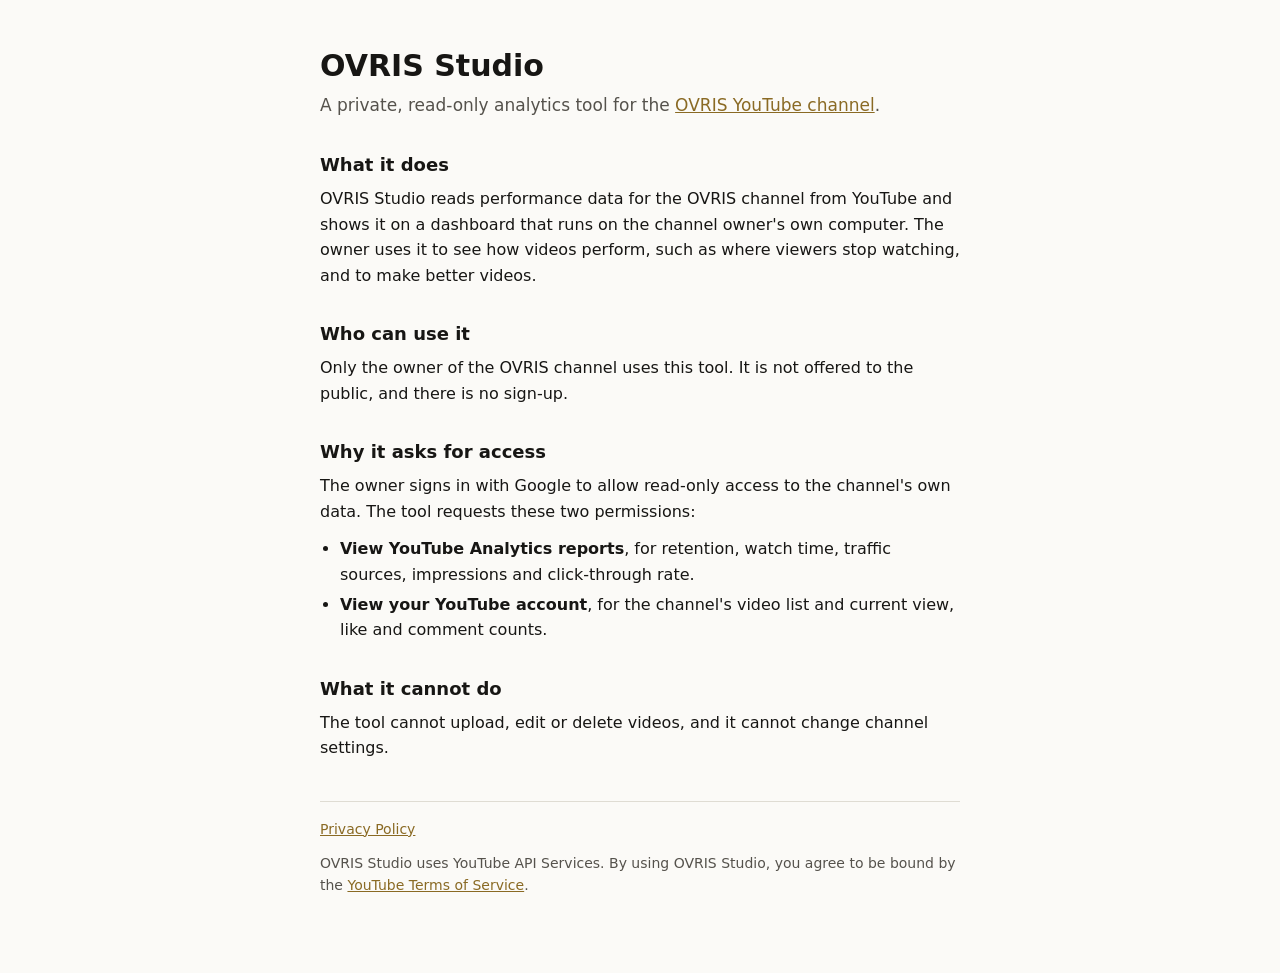
<file: index.html>
<!doctype html>
<html lang="en">
<head>
<meta charset="utf-8">
<meta name="viewport" content="width=device-width, initial-scale=1">
<title>OVRIS Studio</title>
<meta name="description" content="A private, read-only analytics tool for the OVRIS YouTube channel.">
<link rel="stylesheet" href="style.css">
</head>
<body>
<main>
  <h1>OVRIS Studio</h1>
  <p class="lead">A private, read-only analytics tool for the <a href="https://www.youtube.com/@ovrischannel">OVRIS YouTube channel</a>.</p>

  <h2>What it does</h2>
  <p>OVRIS Studio reads performance data for the OVRIS channel from YouTube and shows it on a dashboard that runs on the channel owner's own computer. The owner uses it to see how videos perform, such as where viewers stop watching, and to make better videos.</p>

  <h2>Who can use it</h2>
  <p>Only the owner of the OVRIS channel uses this tool. It is not offered to the public, and there is no sign-up.</p>

  <h2>Why it asks for access</h2>
  <p>The owner signs in with Google to allow read-only access to the channel's own data. The tool requests these two permissions:</p>
  <ul>
    <li><strong>View YouTube Analytics reports</strong>, for retention, watch time, traffic sources, impressions and click-through rate.</li>
    <li><strong>View your YouTube account</strong>, for the channel's video list and current view, like and comment counts.</li>
  </ul>

  <h2>What it cannot do</h2>
  <p>The tool cannot upload, edit or delete videos, and it cannot change channel settings.</p>

  <footer>
    <p><a href="privacy.html">Privacy Policy</a></p>
    <p>OVRIS Studio uses YouTube API Services. By using OVRIS Studio, you agree to be bound by the <a href="https://www.youtube.com/t/terms">YouTube Terms of Service</a>.</p>
  </footer>
</main>
</body>
</html>
</file>
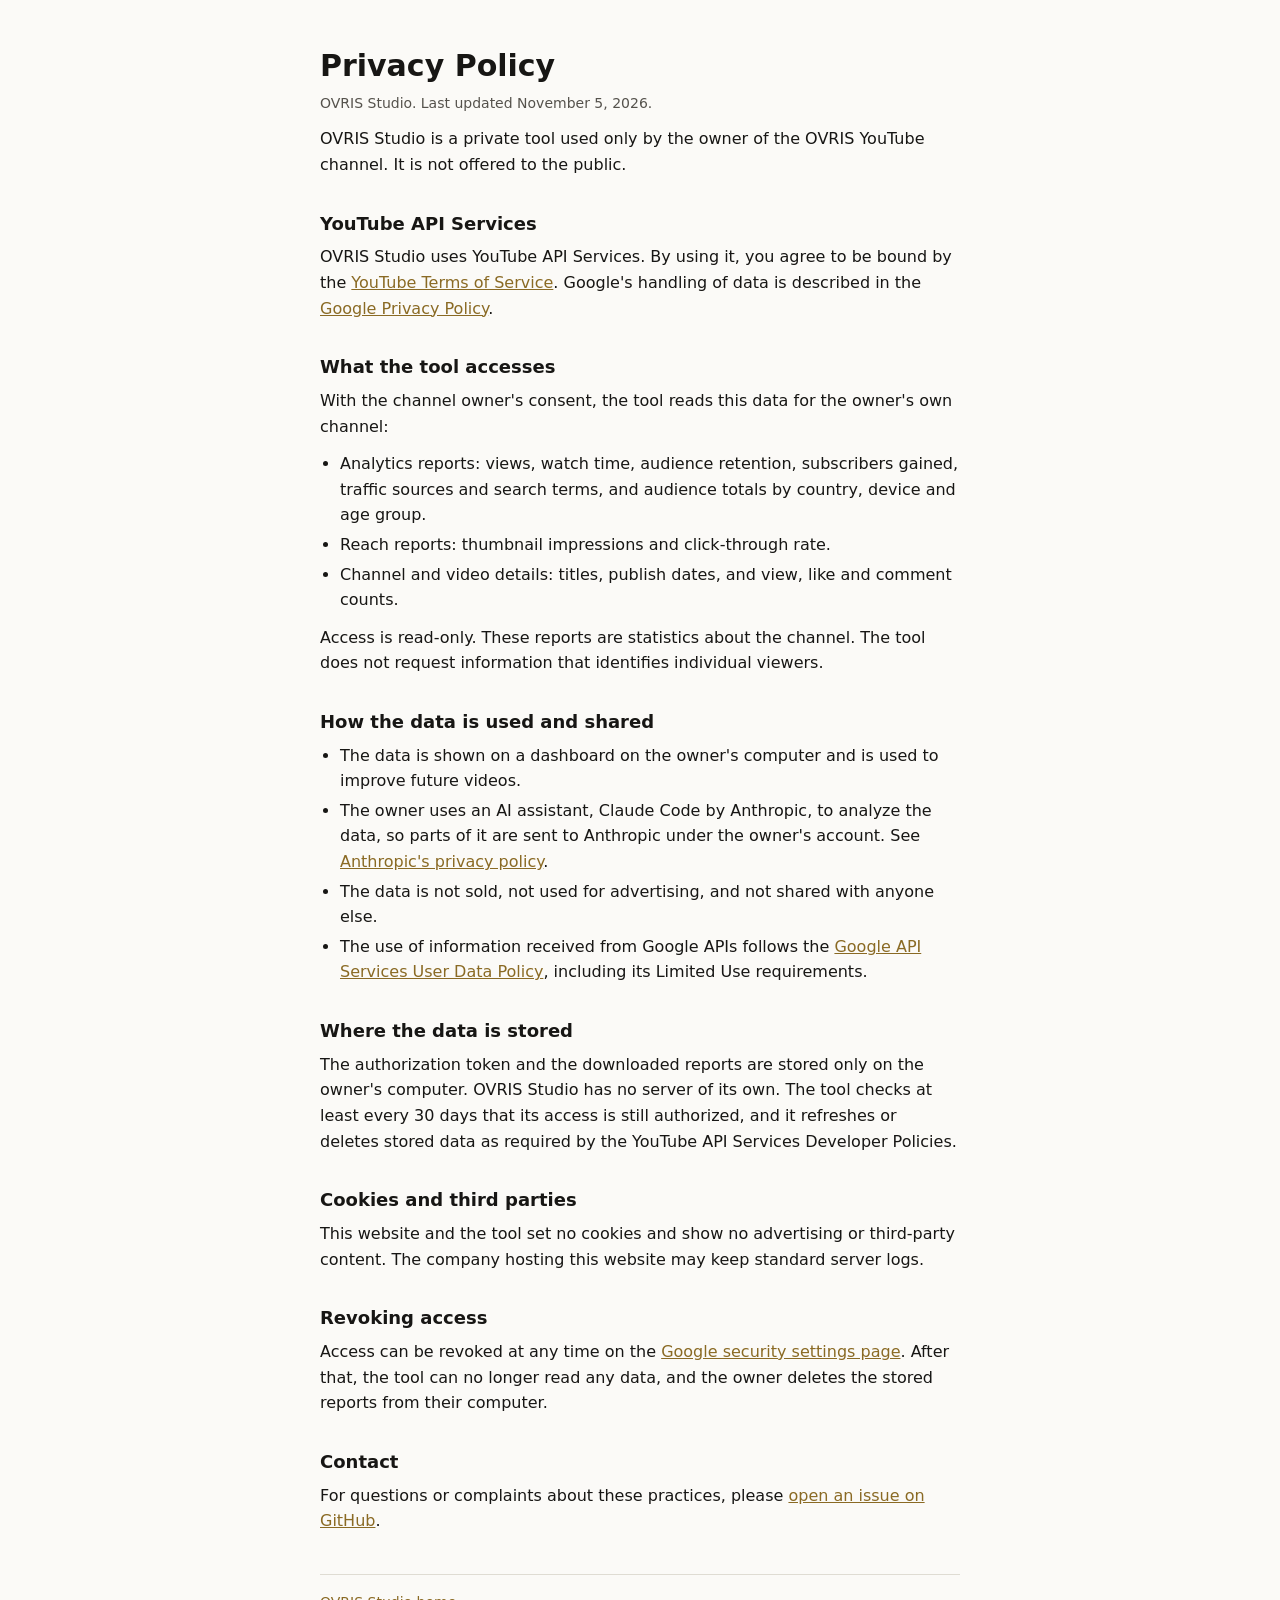
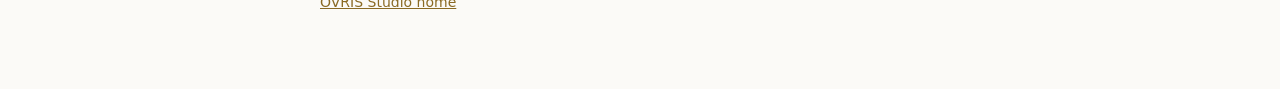
<file: privacy.html>
<!doctype html>
<html lang="en">
<head>
<meta charset="utf-8">
<meta name="viewport" content="width=device-width, initial-scale=1">
<title>Privacy Policy - OVRIS Studio</title>
<meta name="description" content="How OVRIS Studio accesses, uses, stores and shares Google user data.">
<link rel="stylesheet" href="style.css">
</head>
<body>
<main>
  <h1>Privacy Policy</h1>
  <p class="meta">OVRIS Studio. Last updated November 5, 2026.</p>
  <p>OVRIS Studio is a private tool used only by the owner of the OVRIS YouTube channel. It is not offered to the public.</p>

  <h2>YouTube API Services</h2>
  <p>OVRIS Studio uses YouTube API Services. By using it, you agree to be bound by the <a href="https://www.youtube.com/t/terms">YouTube Terms of Service</a>. Google's handling of data is described in the <a href="https://www.google.com/policies/privacy">Google Privacy Policy</a>.</p>

  <h2>What the tool accesses</h2>
  <p>With the channel owner's consent, the tool reads this data for the owner's own channel:</p>
  <ul>
    <li>Analytics reports: views, watch time, audience retention, subscribers gained, traffic sources and search terms, and audience totals by country, device and age group.</li>
    <li>Reach reports: thumbnail impressions and click-through rate.</li>
    <li>Channel and video details: titles, publish dates, and view, like and comment counts.</li>
  </ul>
  <p>Access is read-only. These reports are statistics about the channel. The tool does not request information that identifies individual viewers.</p>

  <h2>How the data is used and shared</h2>
  <ul>
    <li>The data is shown on a dashboard on the owner's computer and is used to improve future videos.</li>
    <li>The owner uses an AI assistant, Claude Code by Anthropic, to analyze the data, so parts of it are sent to Anthropic under the owner's account. See <a href="https://www.anthropic.com/legal/privacy">Anthropic's privacy policy</a>.</li>
    <li>The data is not sold, not used for advertising, and not shared with anyone else.</li>
    <li>The use of information received from Google APIs follows the <a href="https://developers.google.com/terms/api-services-user-data-policy">Google API Services User Data Policy</a>, including its Limited Use requirements.</li>
  </ul>

  <h2>Where the data is stored</h2>
  <p>The authorization token and the downloaded reports are stored only on the owner's computer. OVRIS Studio has no server of its own. The tool checks at least every 30 days that its access is still authorized, and it refreshes or deletes stored data as required by the YouTube API Services Developer Policies.</p>

  <h2>Cookies and third parties</h2>
  <p>This website and the tool set no cookies and show no advertising or third-party content. The company hosting this website may keep standard server logs.</p>

  <h2>Revoking access</h2>
  <p>Access can be revoked at any time on the <a href="https://security.google.com/settings/security/permissions">Google security settings page</a>. After that, the tool can no longer read any data, and the owner deletes the stored reports from their computer.</p>

  <h2>Contact</h2>
  <p>For questions or complaints about these practices, please <a href="https://github.com/muhammadkhalidr/ovris-studio/issues">open an issue on GitHub</a>.</p>

  <footer>
    <p><a href="index.html">OVRIS Studio home</a></p>
  </footer>
</main>
</body>
</html>
</file>
<file: style.css>
:root {
  color-scheme: light dark;
  --bg: #fbfaf7;
  --ink: #171614;
  --soft: #55524c;
  --line: #dfdcd3;
  --accent: #8a6a24;
}
@media (prefers-color-scheme: dark) {
  :root {
    --bg: #111110;
    --ink: #f0efec;
    --soft: #c3c2b7;
    --line: #2c2c2a;
    --accent: #d4af63;
  }
}
* { box-sizing: border-box; }
body {
  margin: 0;
  background: var(--bg);
  color: var(--ink);
  font: 16px/1.6 system-ui, -apple-system, "Segoe UI", sans-serif;
}
main { max-width: 680px; margin: 0 auto; padding: 48px 20px 64px; }
h1 { font-size: 30px; line-height: 1.2; margin: 0 0 8px; }
h2 { font-size: 18px; margin: 32px 0 6px; }
p, ul { margin: 0 0 12px; }
ul { padding-left: 20px; }
li { margin-bottom: 4px; }
.lead { color: var(--soft); font-size: 17px; }
.meta { color: var(--soft); font-size: 14px; }
a { color: var(--accent); }
code { font-size: 14px; overflow-wrap: anywhere; }
footer { margin-top: 40px; padding-top: 16px; border-top: 1px solid var(--line); font-size: 14px; color: var(--soft); }
</file>
